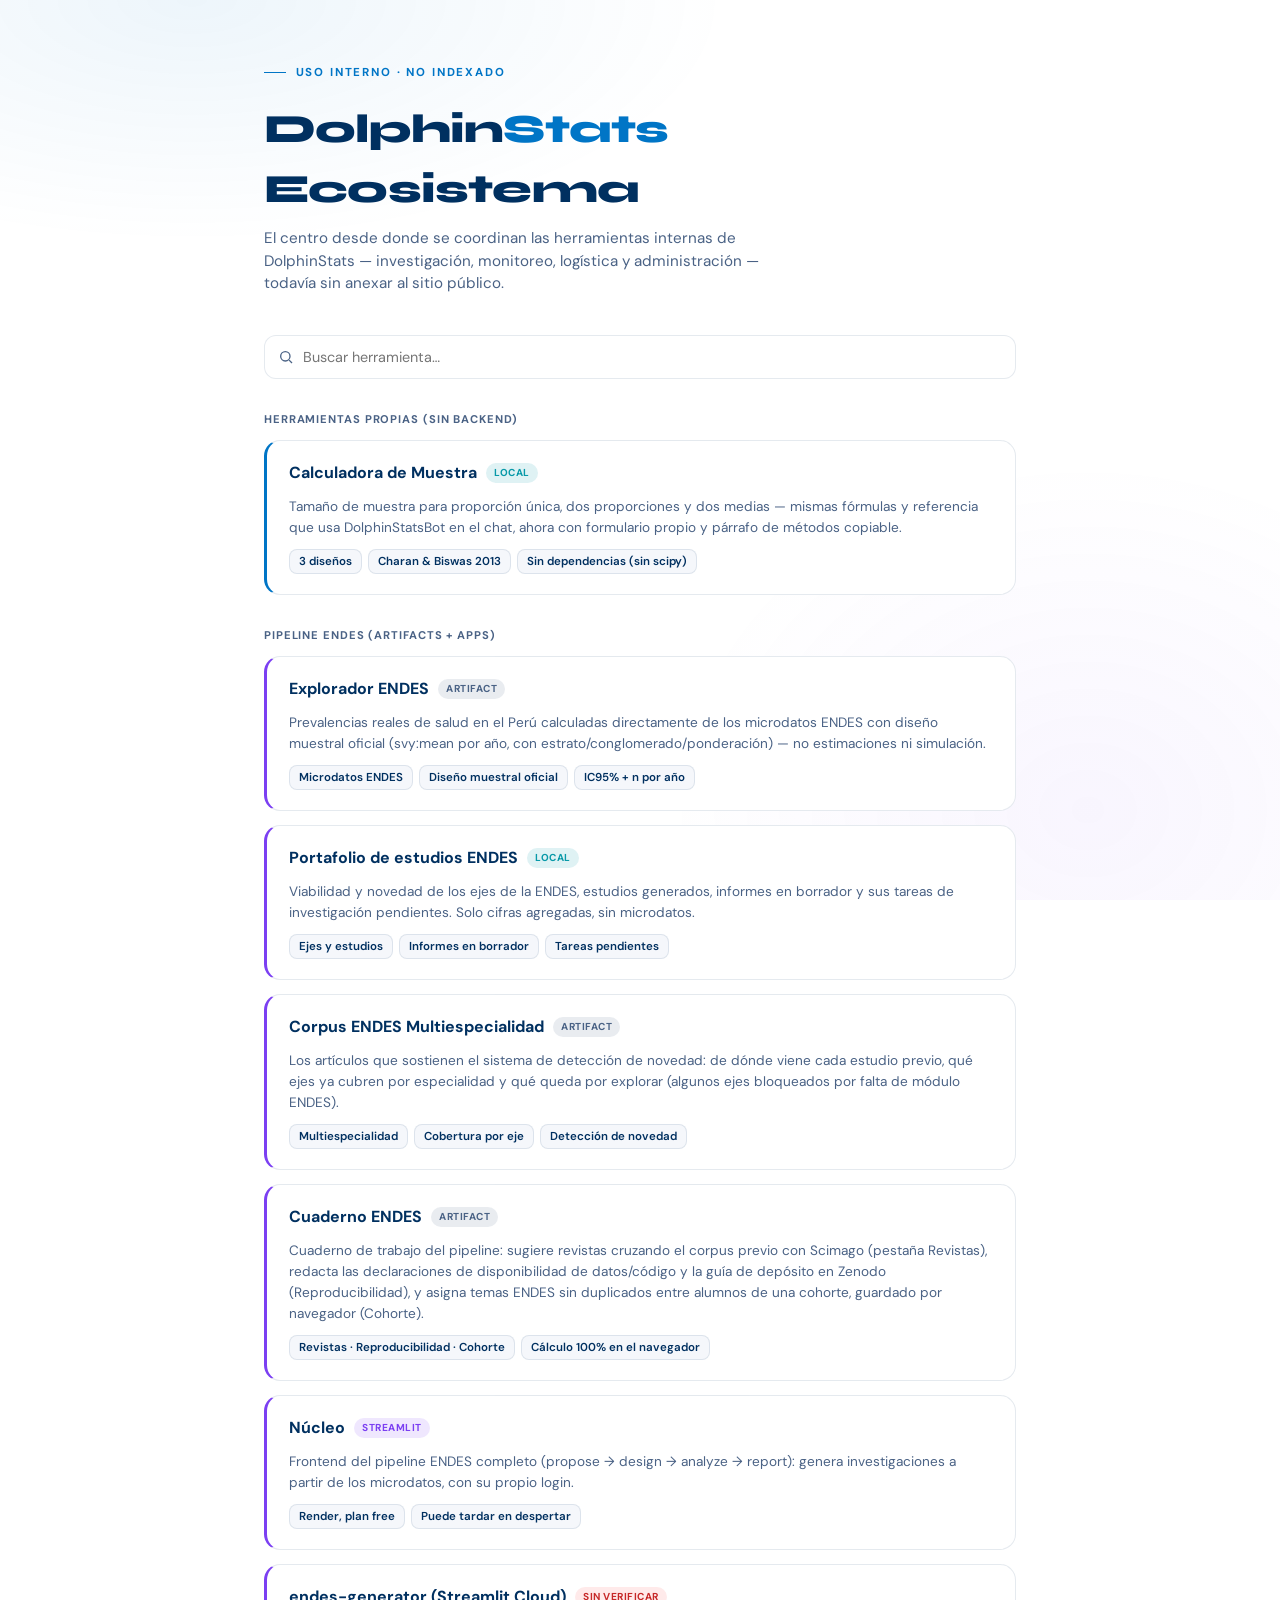
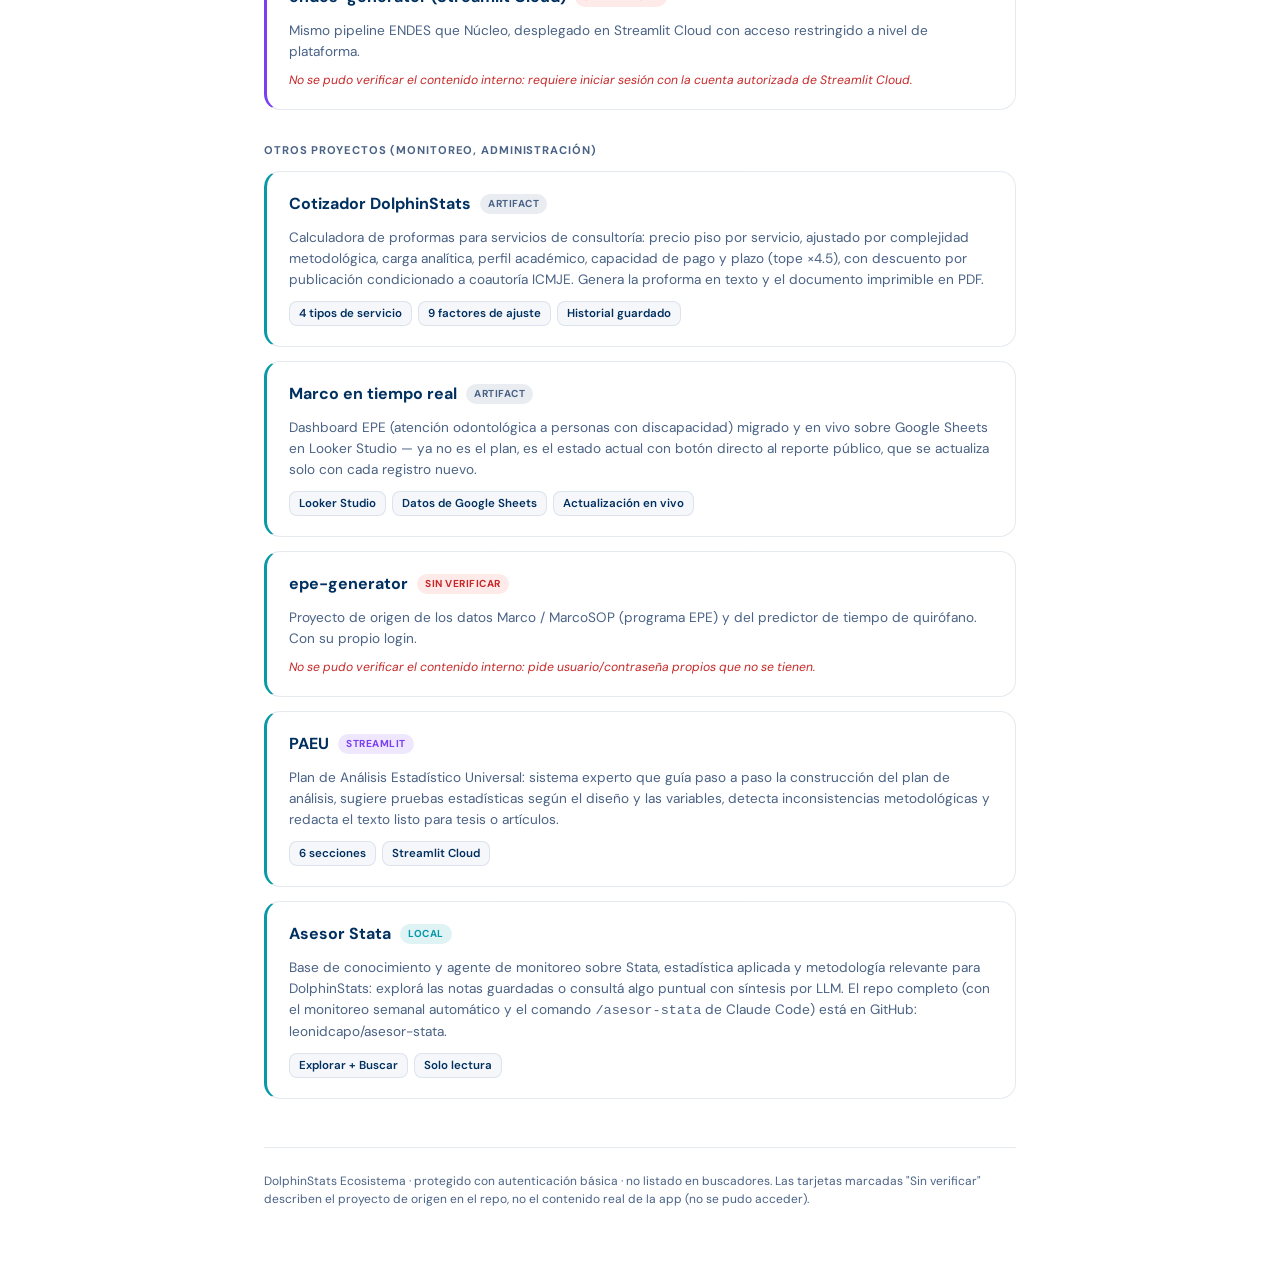
<file: index.html>
<!DOCTYPE html>
<html lang="es">
<head>
<meta charset="UTF-8">
<meta name="viewport" content="width=device-width, initial-scale=1.0">
<title>DolphinStats Ecosistema — Herramientas internas</title>
<meta name="robots" content="noindex, nofollow">
<link href="https://fonts.googleapis.com/css2?family=Syne:wght@700;800&family=DM+Sans:wght@400;500;700&display=swap" rel="stylesheet">
<style>
  :root{
    --ocean:#ffffff; --aqua:#0075c6; --cyan:#0899a8; --white:#003060;
    --muted:#4a6285; --coral:#7b3ff2; --border:rgba(0,48,96,.10);
    --surface:#f5f7fb;
  }
  *{box-sizing:border-box}
  html,body{margin:0;padding:0}
  body{
    font-family:'DM Sans',sans-serif;color:var(--white);background:var(--ocean);
    line-height:1.5;min-height:100vh;
  }
  body::before{
    content:'';position:fixed;inset:0;pointer-events:none;z-index:0;
    background:
      radial-gradient(ellipse 70% 45% at 15% 0%, rgba(0,117,198,.07) 0%, transparent 60%),
      radial-gradient(ellipse 55% 65% at 85% 90%, rgba(123,63,242,.05) 0%, transparent 60%);
  }
  .wrap{position:relative;z-index:1;max-width:800px;margin:0 auto;padding:3.5rem 1.5rem 5rem}
  .kicker{
    display:inline-flex;align-items:center;gap:.6rem;color:var(--aqua);font-size:.72rem;
    font-weight:700;letter-spacing:.16em;text-transform:uppercase;margin-bottom:1.1rem;
  }
  .kicker::before{content:'';width:22px;height:1px;background:var(--aqua)}
  h1{
    font-family:'Syne',sans-serif;font-weight:800;font-size:clamp(1.9rem,4vw,2.5rem);
    letter-spacing:-.02em;margin:0 0 .5rem;color:var(--white);
  }
  h1 span{color:var(--aqua)}
  p.lead{color:var(--muted);margin:0 0 2.5rem;max-width:520px;font-size:.95rem}

  .section-label{
    font-size:.7rem;font-weight:700;text-transform:uppercase;letter-spacing:.08em;
    color:var(--muted);margin:2rem 0 .75rem;
  }
  .section-label:first-of-type{margin-top:0}

  .grid{display:flex;flex-direction:column;gap:.85rem}
  .card{
    display:block;padding:1.25rem 1.4rem;
    background:#fff;border:1px solid var(--border);border-left:3px solid var(--accent-cat,var(--border));
    border-radius:16px;
    text-decoration:none;color:inherit;
    transition:border-color .2s, box-shadow .2s, transform .2s;
  }
  .card:hover{
    border-color:var(--aqua);border-left-color:var(--accent-cat,var(--aqua));
    box-shadow:0 12px 28px rgba(0,48,96,.09);
    transform:translateY(-2px);
  }
  .grid-propias{--accent-cat:var(--aqua)}
  .grid-endes{--accent-cat:var(--coral)}
  .grid-otros{--accent-cat:var(--cyan)}

  .search-wrap{position:relative;margin-bottom:1.75rem}
  .search-wrap input{
    width:100%;padding:.75rem 1rem .75rem 2.4rem;border:1px solid var(--border);
    border-radius:12px;font-family:inherit;font-size:.9rem;color:var(--white);
    background:#fff;
  }
  .search-wrap input:focus{outline:none;border-color:var(--aqua)}
  .search-wrap svg{position:absolute;left:.85rem;top:50%;transform:translateY(-50%);color:var(--muted)}
  .card-top{display:flex;align-items:flex-start;justify-content:space-between;gap:1rem}
  .name{
    font-weight:700;font-size:1rem;color:var(--white);
    display:flex;align-items:center;gap:.55rem;flex-wrap:wrap;
  }
  .desc{color:var(--muted);font-size:.85rem;line-height:1.55;margin-top:.4rem}
  .tag{
    font-size:.63rem;font-weight:700;text-transform:uppercase;letter-spacing:.05em;
    padding:.15rem .5rem;border-radius:100px;flex:0 0 auto;
  }
  .tag.local{background:rgba(8,153,168,.13);color:var(--cyan)}
  .tag.artifact{background:rgba(74,98,133,.12);color:var(--muted)}
  .tag.external{background:rgba(123,63,242,.12);color:var(--coral)}
  .tag.gated{background:rgba(255,49,49,.10);color:#c62828}
  .arrow{flex:0 0 auto;color:var(--muted);font-size:1.1rem;opacity:0;transition:opacity .2s, transform .2s;margin-top:.15rem}
  .card:hover .arrow{opacity:1;transform:translateX(3px)}

  .stats{display:flex;flex-wrap:wrap;gap:.4rem;margin-top:.65rem}
  .stat{
    font-size:.72rem;font-weight:600;color:var(--white);background:var(--surface);
    border:1px solid var(--border);padding:.2rem .55rem;border-radius:8px;
    font-variant-numeric:tabular-nums;
  }
  .caveat{margin-top:.55rem;font-size:.76rem;color:#c62828;font-style:italic}
  .verified{margin-top:.5rem;font-size:.7rem;color:var(--muted);opacity:.75}

  footer{margin-top:3rem;padding-top:1.5rem;border-top:1px solid var(--border);color:var(--muted);font-size:.75rem}
</style>
</head>
<body>
<div class="wrap">
  <span class="kicker">Uso interno · no indexado</span>
  <h1>Dolphin<span>Stats</span> Ecosistema</h1>
  <p class="lead">El centro desde donde se coordinan las herramientas internas de DolphinStats — investigación, monitoreo, logística y administración — todavía sin anexar al sitio público.</p>

  <div class="search-wrap">
    <svg width="16" height="16" viewBox="0 0 24 24" fill="none" stroke="currentColor" stroke-width="2"><circle cx="11" cy="11" r="7"/><path d="m21 21-4.3-4.3"/></svg>
    <input type="text" id="buscador" placeholder="Buscar herramienta…" autocomplete="off">
  </div>

  <p class="section-label">Herramientas propias (sin backend)</p>
  <div class="grid grid-propias">
    <a class="card" href="calculadora-muestra.html">
      <div class="card-top">
        <div class="name">Calculadora de Muestra <span class="tag local">Local</span></div>
        <div class="arrow">→</div>
      </div>
      <div class="desc">Tamaño de muestra para proporción única, dos proporciones y dos medias — mismas fórmulas y referencia que usa DolphinStatsBot en el chat, ahora con formulario propio y párrafo de métodos copiable.</div>
      <div class="stats">
        <span class="stat">3 diseños</span>
        <span class="stat">Charan &amp; Biswas 2013</span>
        <span class="stat">Sin dependencias (sin scipy)</span>
      </div>
    </a>
  </div>

  <p class="section-label">Pipeline ENDES (artifacts + apps)</p>
  <div class="grid grid-endes">
    <a class="card" href="https://claude.ai/artifact/JeSswuB9ekxirCpqWA3dio" target="_blank" rel="noopener">
      <div class="card-top">
        <div class="name">Explorador ENDES <span class="tag artifact">Artifact</span></div>
        <div class="arrow">↗</div>
      </div>
      <div class="desc">Prevalencias reales de salud en el Perú calculadas directamente de los microdatos ENDES con diseño muestral oficial (svy:mean por año, con estrato/conglomerado/ponderación) — no estimaciones ni simulación.</div>
      <div class="stats">
        <span class="stat">Microdatos ENDES</span>
        <span class="stat">Diseño muestral oficial</span>
        <span class="stat">IC95% + n por año</span>
      </div>
    </a>

    <a class="card" href="portafolio/">
      <div class="card-top">
        <div class="name">Portafolio de estudios ENDES <span class="tag local">Local</span></div>
        <div class="arrow">→</div>
      </div>
      <div class="desc">Viabilidad y novedad de los ejes de la ENDES, estudios generados, informes en borrador y sus tareas de investigación pendientes. Solo cifras agregadas, sin microdatos.</div>
      <div class="stats">
        <span class="stat">Ejes y estudios</span>
        <span class="stat">Informes en borrador</span>
        <span class="stat">Tareas pendientes</span>
      </div>
    </a>

    <a class="card" href="https://claude.ai/artifact/CpoemQjVE5cKwaKyZs21qy" target="_blank" rel="noopener">
      <div class="card-top">
        <div class="name">Corpus ENDES Multiespecialidad <span class="tag artifact">Artifact</span></div>
        <div class="arrow">↗</div>
      </div>
      <div class="desc">Los artículos que sostienen el sistema de detección de novedad: de dónde viene cada estudio previo, qué ejes ya cubren por especialidad y qué queda por explorar (algunos ejes bloqueados por falta de módulo ENDES).</div>
      <div class="stats">
        <span class="stat">Multiespecialidad</span>
        <span class="stat">Cobertura por eje</span>
        <span class="stat">Detección de novedad</span>
      </div>
    </a>

    <a class="card" href="https://claude.ai/artifact/B2BjurANJtJkw3NbL1Ydot" target="_blank" rel="noopener">
      <div class="card-top">
        <div class="name">Cuaderno ENDES <span class="tag artifact">Artifact</span></div>
        <div class="arrow">↗</div>
      </div>
      <div class="desc">Cuaderno de trabajo del pipeline: sugiere revistas cruzando el corpus previo con Scimago (pestaña Revistas), redacta las declaraciones de disponibilidad de datos/código y la guía de depósito en Zenodo (Reproducibilidad), y asigna temas ENDES sin duplicados entre alumnos de una cohorte, guardado por navegador (Cohorte).</div>
      <div class="stats">
        <span class="stat">Revistas · Reproducibilidad · Cohorte</span>
        <span class="stat">Cálculo 100% en el navegador</span>
      </div>
    </a>

    <a class="card" href="https://nucleo-j51e.onrender.com/" target="_blank" rel="noopener">
      <div class="card-top">
        <div class="name">Núcleo <span class="tag external">Streamlit</span></div>
        <div class="arrow">↗</div>
      </div>
      <div class="desc">Frontend del pipeline ENDES completo (propose → design → analyze → report): genera investigaciones a partir de los microdatos, con su propio login.</div>
      <div class="stats">
        <span class="stat">Render, plan free</span>
        <span class="stat">Puede tardar en despertar</span>
      </div>
    </a>

    <a class="card" href="https://endes-generator.streamlit.app/" target="_blank" rel="noopener">
      <div class="card-top">
        <div class="name">endes-generator (Streamlit Cloud) <span class="tag gated">Sin verificar</span></div>
        <div class="arrow">↗</div>
      </div>
      <div class="desc">Mismo pipeline ENDES que Núcleo, desplegado en Streamlit Cloud con acceso restringido a nivel de plataforma.</div>
      <div class="caveat">No se pudo verificar el contenido interno: requiere iniciar sesión con la cuenta autorizada de Streamlit Cloud.</div>
    </a>
  </div>

  <p class="section-label">Otros proyectos (monitoreo, administración)</p>
  <div class="grid grid-otros">
    <a class="card" href="https://claude.ai/artifact/KQBBH3EoDnu662siXaXbgv" target="_blank" rel="noopener">
      <div class="card-top">
        <div class="name">Cotizador DolphinStats <span class="tag artifact">Artifact</span></div>
        <div class="arrow">↗</div>
      </div>
      <div class="desc">Calculadora de proformas para servicios de consultoría: precio piso por servicio, ajustado por complejidad metodológica, carga analítica, perfil académico, capacidad de pago y plazo (tope ×4.5), con descuento por publicación condicionado a coautoría ICMJE. Genera la proforma en texto y el documento imprimible en PDF.</div>
      <div class="stats">
        <span class="stat">4 tipos de servicio</span>
        <span class="stat">9 factores de ajuste</span>
        <span class="stat">Historial guardado</span>
      </div>
    </a>

    <a class="card" href="https://claude.ai/artifact/HCLYLs7D8XtZ48V2HvmTqT" target="_blank" rel="noopener">
      <div class="card-top">
        <div class="name">Marco en tiempo real <span class="tag artifact">Artifact</span></div>
        <div class="arrow">↗</div>
      </div>
      <div class="desc">Dashboard EPE (atención odontológica a personas con discapacidad) migrado y en vivo sobre Google Sheets en Looker Studio — ya no es el plan, es el estado actual con botón directo al reporte público, que se actualiza solo con cada registro nuevo.</div>
      <div class="stats">
        <span class="stat">Looker Studio</span>
        <span class="stat">Datos de Google Sheets</span>
        <span class="stat">Actualización en vivo</span>
      </div>
    </a>

    <a class="card" href="https://epe-generator.streamlit.app/" target="_blank" rel="noopener">
      <div class="card-top">
        <div class="name">epe-generator <span class="tag gated">Sin verificar</span></div>
        <div class="arrow">↗</div>
      </div>
      <div class="desc">Proyecto de origen de los datos Marco / MarcoSOP (programa EPE) y del predictor de tiempo de quirófano. Con su propio login.</div>
      <div class="caveat">No se pudo verificar el contenido interno: pide usuario/contraseña propios que no se tienen.</div>
    </a>

    <a class="card" href="https://paeu-estadistico.streamlit.app/" target="_blank" rel="noopener">
      <div class="card-top">
        <div class="name">PAEU <span class="tag external">Streamlit</span></div>
        <div class="arrow">↗</div>
      </div>
      <div class="desc">Plan de Análisis Estadístico Universal: sistema experto que guía paso a paso la construcción del plan de análisis, sugiere pruebas estadísticas según el diseño y las variables, detecta inconsistencias metodológicas y redacta el texto listo para tesis o artículos.</div>
      <div class="stats">
        <span class="stat">6 secciones</span>
        <span class="stat">Streamlit Cloud</span>
      </div>
    </a>

    <a class="card" href="asesor-stata.html">
      <div class="card-top">
        <div class="name">Asesor Stata <span class="tag local">Local</span></div>
        <div class="arrow">→</div>
      </div>
      <div class="desc">Base de conocimiento y agente de monitoreo sobre Stata, estadística aplicada y metodología relevante para DolphinStats: explorá las notas guardadas o consultá algo puntual con síntesis por LLM. El repo completo (con el monitoreo semanal automático y el comando <code>/asesor-stata</code> de Claude Code) está en GitHub: leonidcapo/asesor-stata.</div>
      <div class="stats">
        <span class="stat">Explorar + Buscar</span>
        <span class="stat">Solo lectura</span>
      </div>
    </a>
  </div>

  <footer>DolphinStats Ecosistema · protegido con autenticación básica · no listado en buscadores. Las tarjetas marcadas "Sin verificar" describen el proyecto de origen en el repo, no el contenido real de la app (no se pudo acceder).</footer>
</div>
<script>
  document.getElementById('buscador').addEventListener('input', function (e) {
    var q = e.target.value.trim().toLowerCase();
    document.querySelectorAll('.card').forEach(function (card) {
      var texto = card.textContent.toLowerCase();
      card.style.display = !q || texto.indexOf(q) !== -1 ? '' : 'none';
    });
    document.querySelectorAll('.section-label').forEach(function (label) {
      var grid = label.nextElementSibling;
      var visibles = Array.from(grid.children).some(function (c) { return c.style.display !== 'none'; });
      label.style.display = visibles ? '' : 'none';
      grid.style.display = visibles ? '' : 'none';
    });
  });
</script>
</body>
</html>
</file>
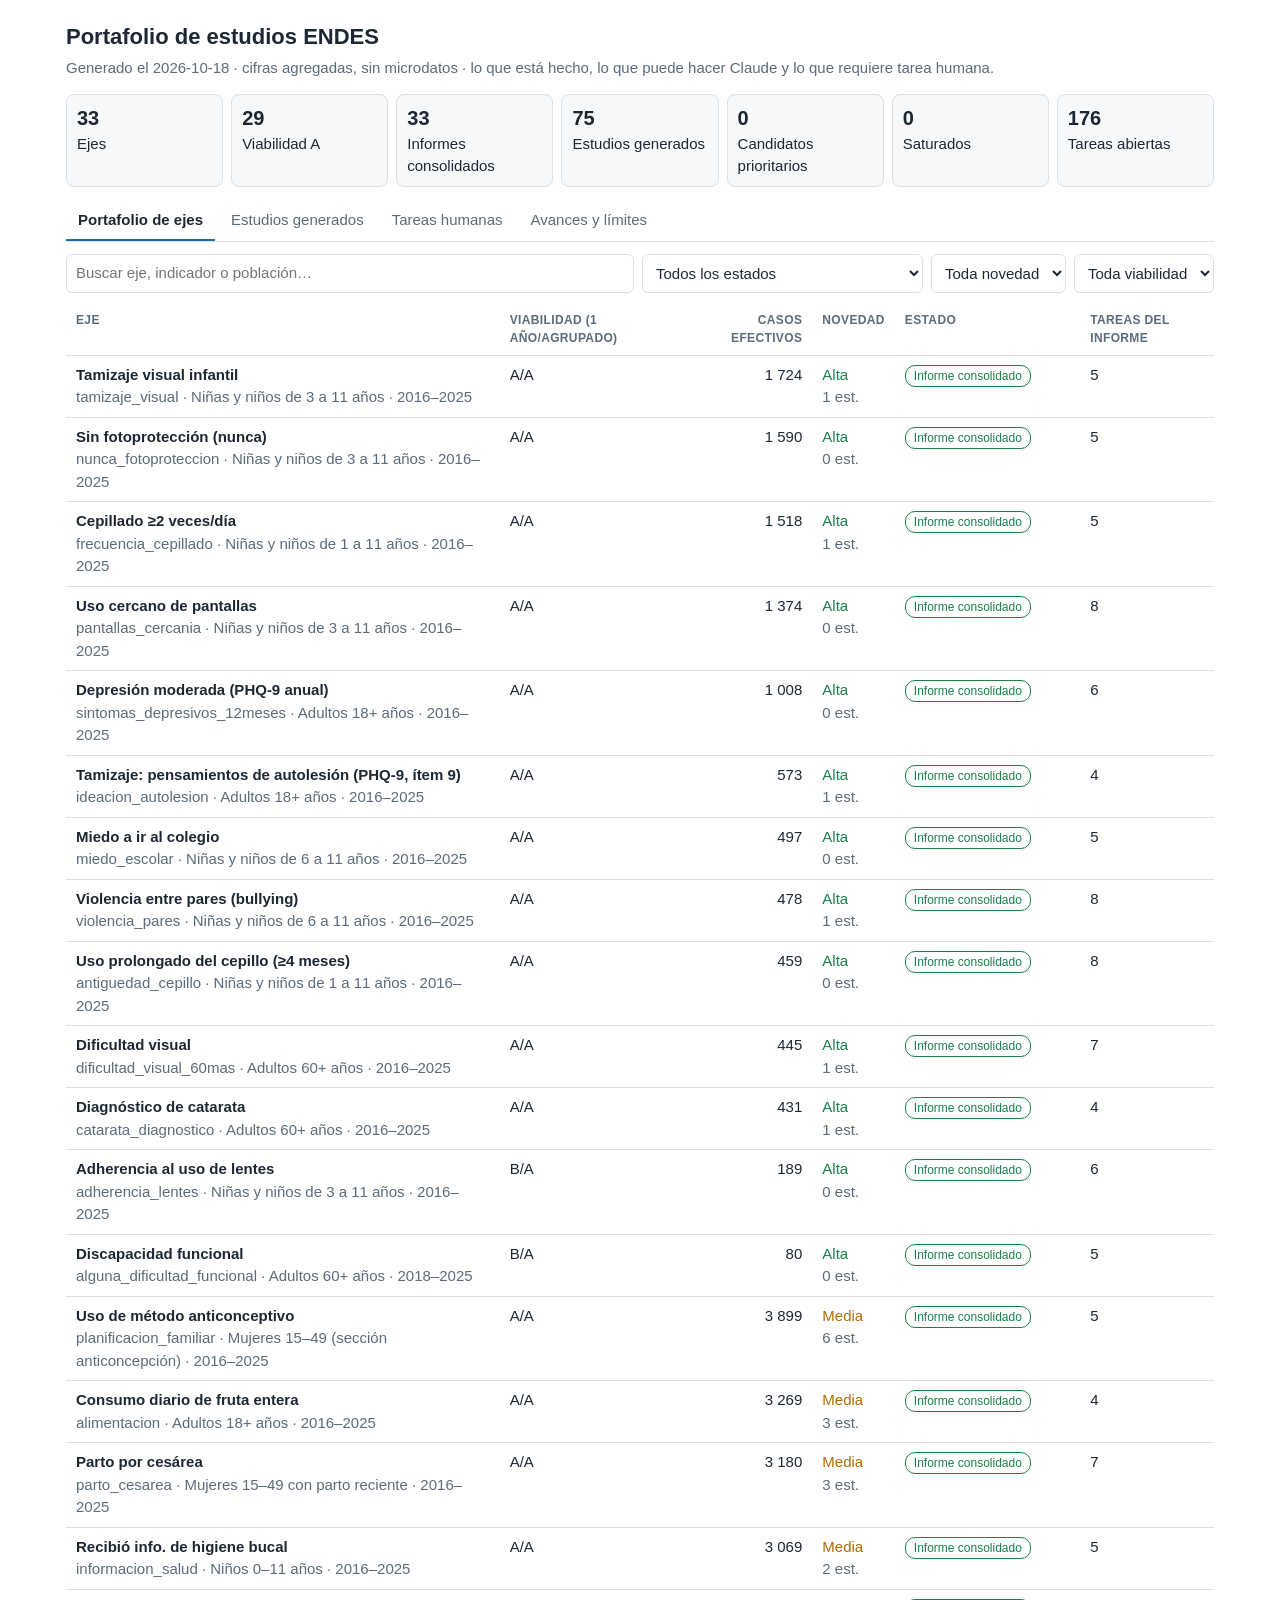
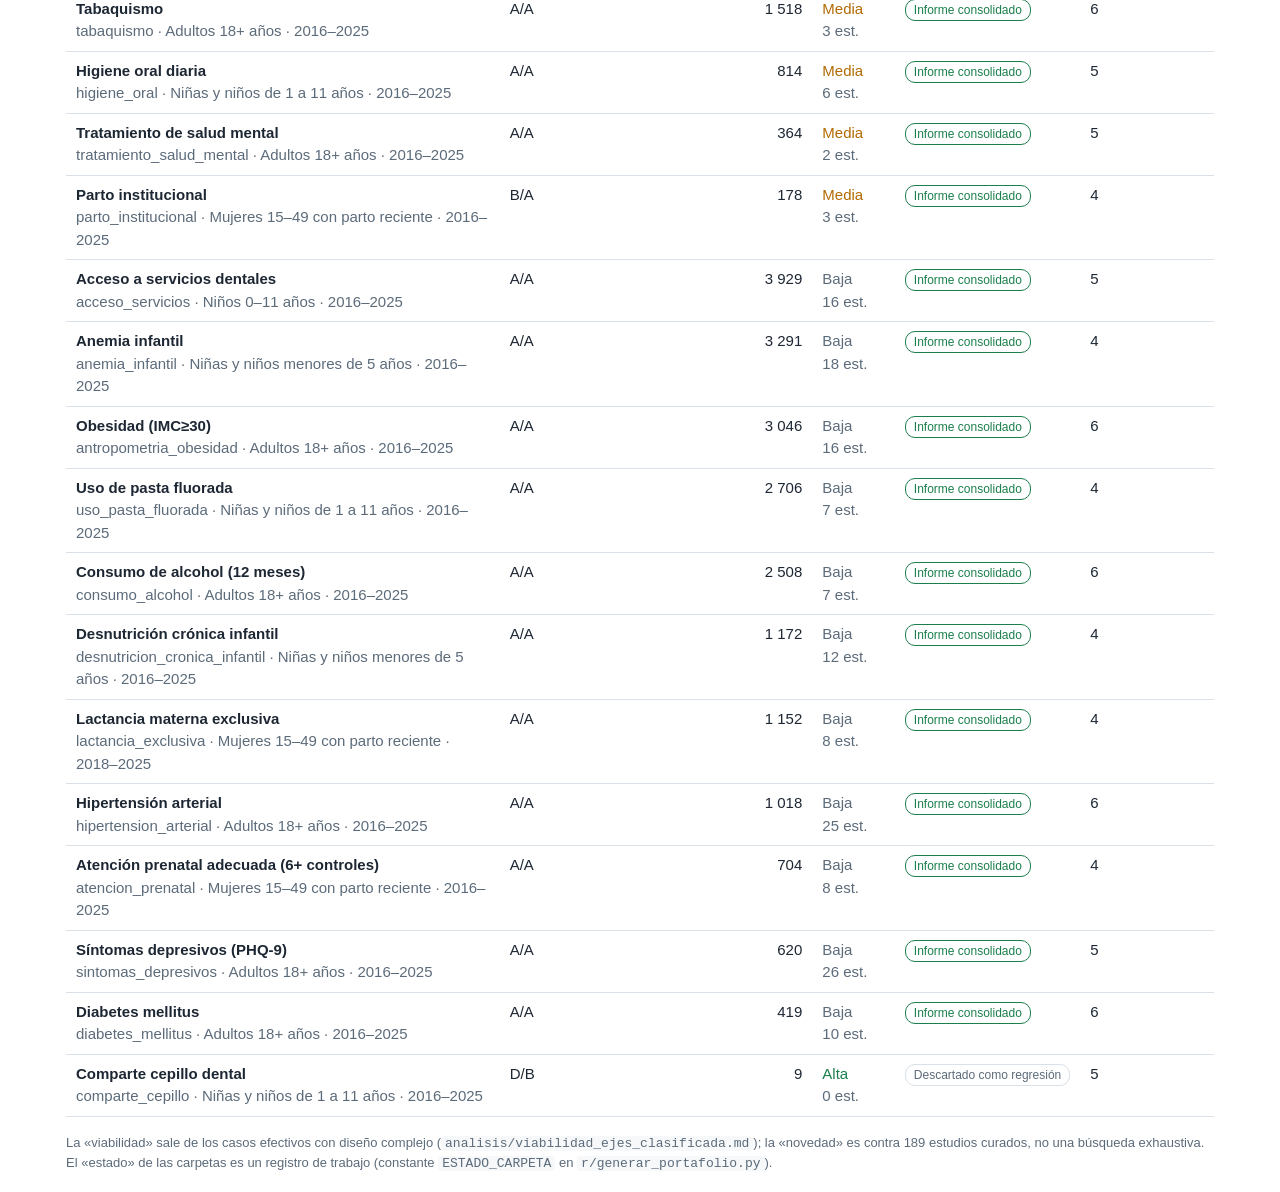
<file: portafolio/index.html>
<!doctype html><html lang="es"><head><meta charset="utf-8"><meta name="viewport" content="width=device-width,initial-scale=1">
<title>Portafolio ENDES</title><link rel="stylesheet" href="estilos.css"><script src="app.js" defer></script></head><body><main>
<h1>Portafolio de estudios ENDES</h1>
<p class="sub">Generado el 2026-10-18 · cifras agregadas, sin microdatos · lo que está hecho, lo que puede hacer Claude y lo que requiere tarea humana.</p>
<div class="kp" id="kp"></div>
<div class="tabs" role="tablist" id="tabs"></div>
<section id="p0"></section><section id="p1" hidden></section><section id="p2" hidden></section><section id="p3" hidden></section>
<footer>La «viabilidad» sale de los casos efectivos con diseño complejo (<code>analisis/viabilidad_ejes_clasificada.md</code>); la «novedad» es contra 189 estudios curados, no una búsqueda exhaustiva. El «estado» de las carpetas es un registro de trabajo (constante <code>ESTADO_CARPETA</code> en <code>r/generar_portafolio.py</code>).</footer>
</main></body></html>
</file>
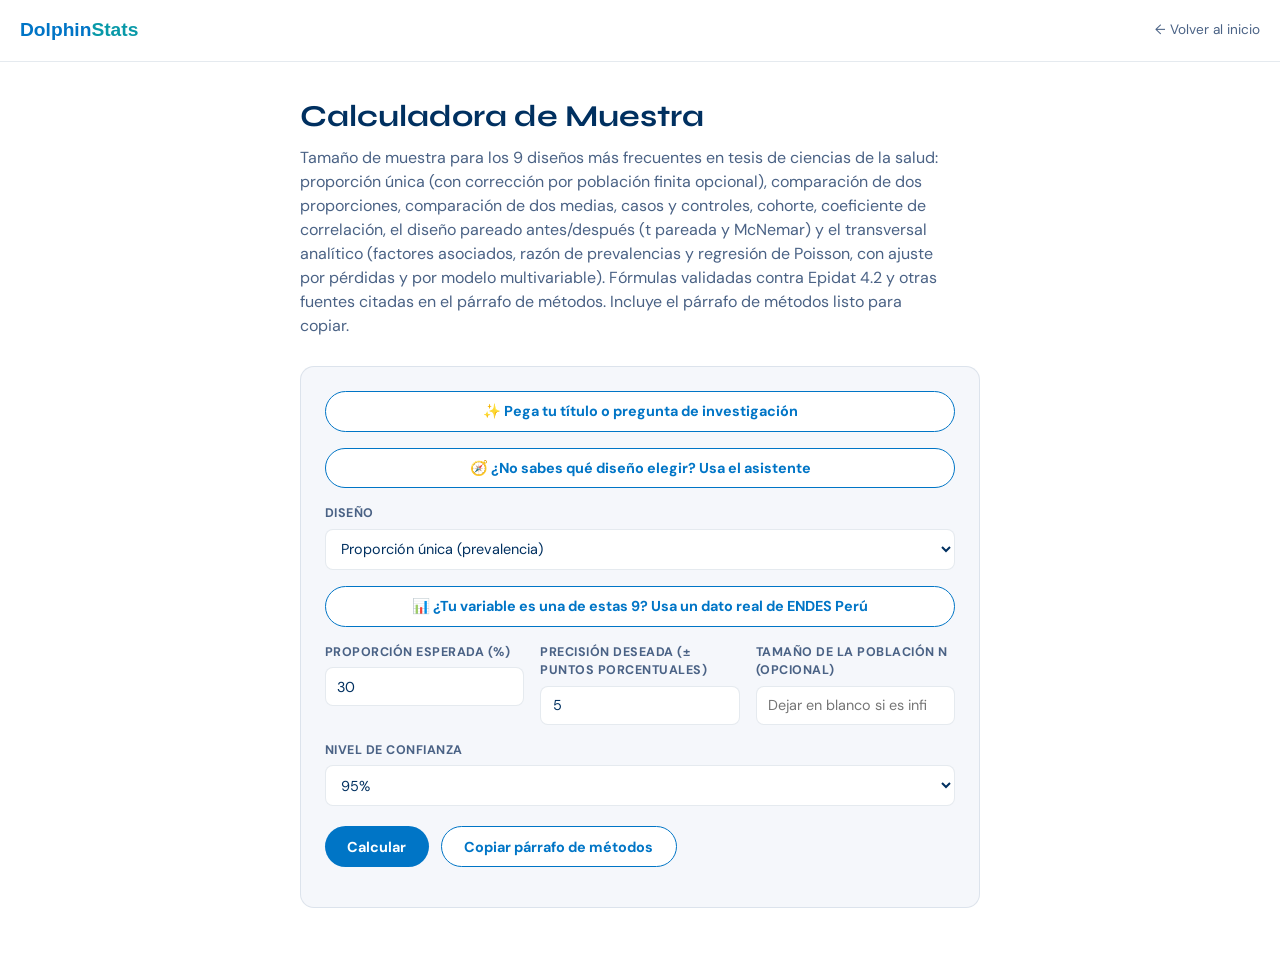
<file: calculadora-muestra.html>
<!DOCTYPE html>
<html lang="es">
<head>
<meta charset="UTF-8">
<meta name="viewport" content="width=device-width, initial-scale=1.0">
<title>Calculadora de Muestra — DolphinStats</title>
<meta name="robots" content="noindex, nofollow">
<link href="https://fonts.googleapis.com/css2?family=Syne:wght@700;800&family=DM+Sans:wght@400;500;700&display=swap" rel="stylesheet">
<style>
  :root{
    --ocean:#ffffff; --aqua:#0075c6; --white:#003060; --muted:#4a6285;
    --accent:#ff3131; --surface:#f5f7fb; --border:rgba(0,48,96,.10);
  }
  *{box-sizing:border-box}
  html,body{margin:0;padding:0}
  body{font-family:'DM Sans',sans-serif;color:var(--white);background:var(--ocean);line-height:1.5}
  .wrap{max-width:720px;margin:0 auto;padding:2rem 1.25rem 4rem}
  nav{display:flex;align-items:center;justify-content:space-between;padding:1rem 1.25rem;border-bottom:1px solid var(--border)}
  .logo{font-family:Arial,sans-serif;font-weight:800;font-size:1.2rem;color:var(--aqua);text-decoration:none}
  .logo span{color:#0899a8}
  nav a.back{color:var(--muted);text-decoration:none;font-size:.85rem}
  h1{font-family:'Syne',sans-serif;font-size:1.9rem;margin:0 0 .4rem}
  p.lead{color:var(--muted);margin:0 0 1.75rem;max-width:640px}
  .panel{background:var(--surface);border:1px solid var(--border);border-radius:14px;padding:1.5rem}
  label{display:block;font-size:.78rem;font-weight:700;color:var(--muted);text-transform:uppercase;letter-spacing:.04em;margin-bottom:.35rem}
  select,input[type=number]{width:100%;padding:.6rem .7rem;border:1px solid var(--border);border-radius:8px;font-family:inherit;font-size:.9rem;background:#fff;color:var(--white)}
  .row{display:grid;grid-template-columns:repeat(auto-fit,minmax(180px,1fr));gap:1rem;margin-top:1rem}
  .actions{display:flex;gap:.75rem;margin-top:1.25rem;flex-wrap:wrap}
  button{cursor:pointer;border:none;border-radius:100px;padding:.65rem 1.4rem;font-weight:700;font-size:.9rem;font-family:inherit}
  #cm-calcular{background:var(--aqua);color:#fff}
  #cm-copiar{background:#fff;color:var(--aqua);border:1px solid var(--aqua)}
  #cm-status{margin-top:1rem;font-size:.85rem;color:var(--accent)}
  .resultado{margin-top:1.5rem;background:#fff;border:1px solid var(--border);border-radius:14px;padding:1.5rem;display:none}
  .resultado.show{display:block}
  .resultado .n{font-family:'Syne',sans-serif;font-weight:800;font-size:2.2rem;color:var(--aqua)}
  .resultado .n-label{color:var(--muted);font-size:.82rem;margin-bottom:.25rem}
  .resultado .formula{font-family:monospace;color:var(--muted);font-size:.85rem;margin-top:.5rem}
  .resultado .parrafo{margin-top:1rem;padding-top:1rem;border-top:1px dashed var(--border);font-size:.88rem;color:var(--white);line-height:1.6}
  /* !important a propósito: es una clase utilitaria de "ocultar", debe ganar
     siempre sin importar en qué orden se declaren las reglas de display de
     otros componentes (ver bug real: .btn-block, declarada después en esta
     hoja, sobrescribía display:none de .campo-oculto por orden de cascada). */
  .campo-oculto{display:none !important}
  .avisos div{background:#fff7e0;border:1px solid #e6b800;border-radius:8px;padding:.7rem .9rem;margin-bottom:.75rem;font-size:.85rem;line-height:1.5;color:var(--white)}
  .check-field{display:flex;flex-direction:column;justify-content:flex-end}
  .check-inline{display:flex;align-items:center;gap:.45rem;font-size:.88rem;font-weight:500;text-transform:none;letter-spacing:normal;color:var(--white);padding:.6rem 0}
  .check-inline input[type=checkbox]{width:auto;accent-color:var(--aqua)}
  .btn-block{display:block;width:100%;background:#fff;color:var(--aqua);border:1px solid var(--aqua);margin-bottom:1rem}
  .caja{margin-top:0;margin-bottom:1rem;padding:1.1rem;background:#fff;border:1px solid var(--border);border-radius:12px}
  .caja-pregunta{font-weight:700;margin:0 0 .75rem}
  .caja-opcion{display:block;width:100%;text-align:left;background:var(--surface);color:var(--white);border:1px solid var(--border);border-radius:8px;padding:.65rem .9rem;margin-bottom:.5rem;font-weight:500;font-size:.88rem;cursor:pointer}
  .caja-opcion:hover{border-color:var(--aqua)}
  .caja-info{background:#eaf6ff;border:1px solid var(--aqua);border-radius:8px;padding:.85rem 1rem;margin:.75rem 0;font-size:.88rem;line-height:1.5}
  .caja-nota{font-size:.78rem;color:var(--muted);margin:.75rem 0 0}
  .caja-fila{display:flex;gap:.6rem;flex-wrap:wrap}
  .caja-fila button{flex:1;min-width:140px}
  .btn-secundario{background:#fff;color:var(--aqua);border:1px solid var(--aqua)}
</style>
</head>
<body>
<nav>
  <a class="logo" href="/">Dolphin<span>Stats</span></a>
  <a class="back" href="/">&larr; Volver al inicio</a>
</nav>
<div class="wrap">
  <h1>Calculadora de Muestra</h1>
  <p class="lead">Tamaño de muestra para los 9 diseños más frecuentes en tesis de ciencias de la salud: proporción única (con corrección por población finita opcional), comparación de dos proporciones, comparación de dos medias, casos y controles, cohorte, coeficiente de correlación, el diseño pareado antes/después (t pareada y McNemar) y el transversal analítico (factores asociados, razón de prevalencias y regresión de Poisson, con ajuste por pérdidas y por modelo multivariable). Fórmulas validadas contra Epidat 4.2 y otras fuentes citadas en el párrafo de métodos. Incluye el párrafo de métodos listo para copiar.</p>

  <div class="panel">
    <button type="button" id="cm-titulo-ia-toggle" class="btn-block">✨ Pega tu título o pregunta de investigación</button>
    <div class="caja campo-oculto" id="cm-titulo-ia-panel">
      <label for="cm-titulo-ia-texto">Título o pregunta de investigación</label>
      <textarea id="cm-titulo-ia-texto" maxlength="600" rows="3"
        placeholder="Ej: Factores asociados a anemia en niños menores de 5 años atendidos en el C.S. X, Puno 2025"
        style="width:100%;padding:.6rem .7rem;border:1px solid var(--border);border-radius:8px;font-family:inherit;font-size:.9rem;resize:vertical"></textarea>
      <div class="caja-fila" style="margin-top:.75rem">
        <button type="button" id="cm-titulo-ia-clasificar">Clasificar diseño →</button>
        <button type="button" id="cm-titulo-ia-cerrar" class="btn-secundario">Cerrar</button>
      </div>
      <div id="cm-titulo-ia-status" style="margin-top:.6rem;font-size:.85rem;color:var(--accent)"></div>
    </div>

    <button type="button" id="cm-asistente-toggle" class="btn-block">🧭 ¿No sabes qué diseño elegir? Usa el asistente</button>
    <div class="caja campo-oculto" id="cm-asistente-panel"></div>

    <label for="cm-diseno">Diseño</label>
    <select id="cm-diseno">
      <option value="proporcion_unica">Proporción única (prevalencia)</option>
      <option value="dos_proporciones">Comparación de dos proporciones</option>
      <option value="dos_medias">Comparación de dos medias</option>
      <option value="casos_controles">Casos y controles (odds ratio)</option>
      <option value="cohorte">Cohorte (riesgo relativo)</option>
      <option value="correlacion">Coeficiente de correlación</option>
      <option value="media_pareada">Comparar una media antes/después (mismos sujetos)</option>
      <option value="mcnemar">Comparar una proporción antes/después (mismos sujetos, McNemar)</option>
      <option value="transversal_analitico">Transversal analítico: factores asociados (razón de prevalencias, Poisson)</option>
    </select>

    <button type="button" id="cm-endes-toggle" class="btn-block campo-oculto" style="margin-top:1rem">📊 ¿Tu variable es una de estas 9? Usa un dato real de ENDES Perú</button>
    <div class="caja campo-oculto" id="cm-endes-panel">
      <label for="cm-endes-select">Elige el eje (dato más reciente, ENDES 2025 salvo que se indique otro año)</label>
      <select id="cm-endes-select"></select>
      <div class="caja-info" id="cm-endes-info"></div>
      <div class="caja-fila">
        <button type="button" id="cm-endes-usar">Usar este valor ✓</button>
        <button type="button" id="cm-endes-cerrar" class="btn-secundario">Cerrar</button>
      </div>
      <p class="caja-nota">Solo cubre estos 9 ejes (ver el Explorador ENDES completo para más detalle por año). Si tu variable no está en la lista, sigue usando tu propia referencia.</p>
    </div>

    <div class="row" id="cm-campos-proporcion_unica">
      <div>
        <label for="cm-p">Proporción esperada (%)</label>
        <input type="number" id="cm-p" step="any" min="0.01" max="99.99" value="30">
      </div>
      <div>
        <label for="cm-d">Precisión deseada (± puntos porcentuales)</label>
        <input type="number" id="cm-d" step="any" min="0.01" max="99.99" value="5">
      </div>
      <div>
        <label for="cm-n-poblacion">Tamaño de la población N (opcional)</label>
        <input type="number" id="cm-n-poblacion" step="1" min="1" placeholder="Dejar en blanco si es infinita/desconocida">
      </div>
    </div>

    <div class="row campo-oculto" id="cm-campos-dos_proporciones">
      <div>
        <label for="cm-p1">Proporción grupo 1 (%)</label>
        <input type="number" id="cm-p1" step="any" min="0.01" max="99.99" value="40">
      </div>
      <div>
        <label for="cm-p2">Proporción grupo 2 (%)</label>
        <input type="number" id="cm-p2" step="any" min="0.01" max="99.99" value="20">
      </div>
      <div class="check-field">
        <label for="cm-dp-yates">&nbsp;</label>
        <label class="check-inline"><input type="checkbox" id="cm-dp-yates"> Corrección de Yates (también para Fisher)</label>
      </div>
    </div>

    <div class="row campo-oculto" id="cm-campos-dos_medias">
      <div>
        <label for="cm-diferencia">Diferencia mínima a detectar</label>
        <input type="number" id="cm-diferencia" step="0.1" min="0.01" value="5">
      </div>
      <div>
        <label for="cm-sd">Desviación estándar esperada</label>
        <input type="number" id="cm-sd" step="0.1" min="0.01" value="10">
      </div>
    </div>

    <div class="row campo-oculto" id="cm-campos-casos_controles">
      <div>
        <label for="cm-cc-p2">Expuestos en controles (%)</label>
        <input type="number" id="cm-cc-p2" step="any" min="0.01" max="99.99" value="30">
      </div>
      <div>
        <label for="cm-cc-or">Odds ratio esperada</label>
        <input type="number" id="cm-cc-or" step="0.1" min="0.01" value="2.5">
      </div>
      <div>
        <label for="cm-cc-controles">Controles por caso (1–10)</label>
        <input type="number" id="cm-cc-controles" step="1" min="1" max="10" value="1">
      </div>
      <div class="check-field">
        <label for="cm-cc-yates">&nbsp;</label>
        <label class="check-inline"><input type="checkbox" id="cm-cc-yates" checked> Corrección de Yates</label>
      </div>
    </div>

    <div class="row campo-oculto" id="cm-campos-cohorte">
      <div>
        <label for="cm-co-p-exp">Riesgo en expuestos (%)</label>
        <input type="number" id="cm-co-p-exp" step="any" min="0.01" max="99.99" value="30">
      </div>
      <div>
        <label for="cm-co-p-noexp">Riesgo en no expuestos (%)</label>
        <input type="number" id="cm-co-p-noexp" step="any" min="0.01" max="99.99" value="15">
      </div>
      <div>
        <label for="cm-co-razon">Razón no expuestos/expuestos</label>
        <input type="number" id="cm-co-razon" step="0.1" min="0.01" value="1">
      </div>
      <div class="check-field">
        <label for="cm-co-yates">&nbsp;</label>
        <label class="check-inline"><input type="checkbox" id="cm-co-yates"> Corrección de Yates</label>
      </div>
    </div>

    <div class="row campo-oculto" id="cm-campos-correlacion">
      <div>
        <label for="cm-corr-r">Coeficiente de correlación esperado (-1 a 1)</label>
        <input type="number" id="cm-corr-r" step="0.05" min="-0.99" max="0.99" value="0.30">
      </div>
      <div class="check-field">
        <label for="cm-corr-bilateral">&nbsp;</label>
        <label class="check-inline"><input type="checkbox" id="cm-corr-bilateral" checked> Contraste bilateral</label>
      </div>
    </div>

    <div class="row campo-oculto" id="cm-campos-media_pareada">
      <div>
        <label for="cm-mp-dif">Diferencia mínima a detectar (antes vs. después)</label>
        <input type="number" id="cm-mp-dif" step="0.1" min="0.01" value="5">
      </div>
      <div>
        <label for="cm-mp-sd">Desviación estándar de las diferencias</label>
        <input type="number" id="cm-mp-sd" step="0.1" min="0.01" value="10">
      </div>
    </div>

    <div class="row campo-oculto" id="cm-campos-mcnemar">
      <div>
        <label for="cm-mn-pd">Proporción de pares discordantes esperada (%)</label>
        <input type="number" id="cm-mn-pd" step="any" min="0.01" max="99.99" value="50">
      </div>
      <div>
        <label for="cm-mn-or">Odds ratio esperada entre pares discordantes</label>
        <input type="number" id="cm-mn-or" step="0.1" min="0.01" value="2.0">
      </div>
      <div>
        <label for="cm-mn-prueba">Prueba con la que analizarás</label>
        <select id="cm-mn-prueba">
          <option value="ji2" selected>Ji-cuadrado de McNemar (como Epidat)</option>
          <option value="exacta">Binomial exacta (más conservadora: pide más sujetos)</option>
        </select>
      </div>
    </div>

    <div class="row campo-oculto" id="cm-campos-transversal_analitico">
      <div>
        <label for="cm-ta-p0">Prevalencia del desenlace en los NO expuestos (%)</label>
        <input type="number" id="cm-ta-p0" step="any" min="0.01" max="99.99" value="30">
      </div>
      <div>
        <label for="cm-ta-rp">Razón de prevalencias esperada (RP)</label>
        <input type="number" id="cm-ta-rp" step="any" min="0.01" value="2">
      </div>
      <div>
        <label for="cm-ta-pe">Porcentaje de expuestos en la muestra (%)</label>
        <input type="number" id="cm-ta-pe" step="any" min="0.01" max="99.99" value="50">
      </div>
      <div class="check-field">
        <label for="cm-ta-yates">&nbsp;</label>
        <label class="check-inline"><input type="checkbox" id="cm-ta-yates"> Corrección de Yates</label>
      </div>
      <div>
        <label for="cm-ta-perdidas">Pérdidas o no respuesta esperadas (%) — 0 si no aplica</label>
        <input type="number" id="cm-ta-perdidas" step="any" min="0" max="90" value="10">
      </div>
      <div>
        <label for="cm-ta-r2">R² entre la exposición y las demás variables del modelo (%) — 0 si no tienes una estimación</label>
        <input type="number" id="cm-ta-r2" step="any" min="0" max="90" value="0">
      </div>
      <div>
        <label for="cm-ta-k">Variables en el modelo multivariable (opcional, 0 = no revisar)</label>
        <input type="number" id="cm-ta-k" step="1" min="0" max="50" value="0">
      </div>
    </div>

    <div class="row">
      <div>
        <label for="cm-confianza">Nivel de confianza</label>
        <select id="cm-confianza">
          <option value="90">90%</option>
          <option value="95" selected>95%</option>
          <option value="99">99%</option>
        </select>
      </div>
      <div id="cm-potencia-wrap" class="campo-oculto">
        <label for="cm-potencia">Potencia estadística</label>
        <select id="cm-potencia">
          <option value="80" selected>80%</option>
          <option value="85">85%</option>
          <option value="90">90%</option>
          <option value="95">95%</option>
        </select>
      </div>
    </div>

    <div class="actions">
      <button id="cm-calcular" type="button">Calcular</button>
      <button id="cm-copiar" type="button" disabled>Copiar párrafo de métodos</button>
    </div>
    <div id="cm-status"></div>
  </div>

  <div class="resultado" id="cm-resultado">
    <div class="avisos" id="cm-avisos"></div>
    <div class="n-label" id="cm-n-label">Tamaño de muestra</div>
    <div class="n" id="cm-n"></div>
    <div id="cm-n-por-grupo" style="color:var(--muted);font-size:.85rem;margin-top:.25rem"></div>
    <div class="formula" id="cm-formula"></div>
    <div class="parrafo" id="cm-parrafo"></div>
  </div>
</div>
<script src="calculadora-muestra.js"></script>
</body>
</html>
</file>
<file: portafolio/estilos.css>
:root{--bg:#fff;--fg:#1d2733;--mu:#5c6b7a;--bd:#d9e0e7;--ac:#1b6ca8;--ok:#1a7f4b;--wa:#b26a00;--er:#b3261e;--card:#f6f8fa}
@media(prefers-color-scheme:dark){:root:not([data-theme=light]){--bg:#10161d;--fg:#e4eaf0;--mu:#95a3b2;--bd:#2a3440;--ac:#5fb0e8;--ok:#4cc38a;--wa:#e5a444;--er:#f08a82;--card:#18212b}}
*{box-sizing:border-box}body{margin:0;background:var(--bg);color:var(--fg);font:15px/1.5 Arial,sans-serif}main{max-width:1180px;margin:0 auto;padding:20px 16px}
h1{font-size:22px;margin:0 0 4px}h2{font-size:17px;margin:18px 0 6px}.sub{color:var(--mu);margin:0 0 14px}.mu{color:var(--mu)}
.kp{display:grid;grid-template-columns:repeat(auto-fit,minmax(130px,1fr));gap:8px;margin-bottom:14px}.kp div{background:var(--card);border:1px solid var(--bd);border-radius:8px;padding:8px 10px}.kp b{display:block;font-size:20px}
.tabs{display:flex;gap:4px;flex-wrap:wrap;border-bottom:1px solid var(--bd);margin-bottom:12px}.tabs button{border:0;background:none;color:var(--mu);padding:8px 12px;font:inherit;cursor:pointer;border-bottom:2px solid transparent}
.tabs button[aria-selected=true]{color:var(--fg);border-color:var(--ac);font-weight:bold}.bar{display:flex;gap:8px;flex-wrap:wrap;margin-bottom:10px}
input,select{padding:7px 9px;border:1px solid var(--bd);border-radius:6px;background:var(--bg);color:var(--fg);font:inherit}input[type=search]{flex:1;min-width:180px}
.tw{overflow-x:auto}table{width:100%;border-collapse:collapse}th,td{text-align:left;padding:8px 10px;border-bottom:1px solid var(--bd);vertical-align:top}
th{font-size:12px;color:var(--mu);text-transform:uppercase;letter-spacing:.03em}tr.f{cursor:pointer}tr.f:hover{background:var(--card)}.n{text-align:right;font-variant-numeric:tabular-nums}
.b{display:inline-block;padding:1px 8px;border-radius:10px;font-size:12px;border:1px solid var(--bd);white-space:nowrap}
.s0{color:var(--ok);border-color:var(--ok)}.s1,.s2{color:var(--ac);border-color:var(--ac)}.s3{color:var(--fg)}.s4,.s5,.s6{color:var(--mu)}.Vigente{color:var(--ok);border-color:var(--ok)}.Nousar{color:var(--er);border-color:var(--er)}.Intermedia{color:var(--wa);border-color:var(--wa)}.Superada,.Primeras{color:var(--mu)}
.nv-Alta{color:var(--ok)}.nv-Media{color:var(--wa)}.nv-Baja{color:var(--mu)}.w{color:var(--wa)}
.det{background:var(--card);padding:14px 16px;display:grid;grid-template-columns:repeat(auto-fit,minmax(300px,1fr));gap:14px}.det h3{margin:0 0 4px;font-size:14px}.det ul{margin:2px 0 0;padding-left:18px}
.ch{display:inline-block;margin:2px 4px 2px 0;padding:1px 8px;border-radius:10px;font-size:12px;border:1px solid var(--bd)}.ch.si{color:var(--ok);border-color:var(--ok)}.ch.no{color:var(--mu)}
label.t{display:flex;gap:8px;align-items:flex-start;padding:4px 0}label.t input{margin-top:4px}label.t.hecho span{text-decoration:line-through;color:var(--mu)}
.box{background:var(--card);border:1px solid var(--bd);border-radius:8px;padding:10px 14px;margin-bottom:10px}svg{max-width:640px;display:block}svg text{fill:var(--fg);font:12px Arial}svg .g{stroke:var(--mu);fill:var(--mu)}svg .r{stroke:var(--ac);fill:var(--ac)}svg .c{stroke:var(--bd)}
.p0{padding:0}.det.bloque{display:block}a{color:var(--ac)}code{background:var(--card);padding:0 4px;border-radius:4px}footer{margin-top:16px;color:var(--mu);font-size:13px}
</file>
